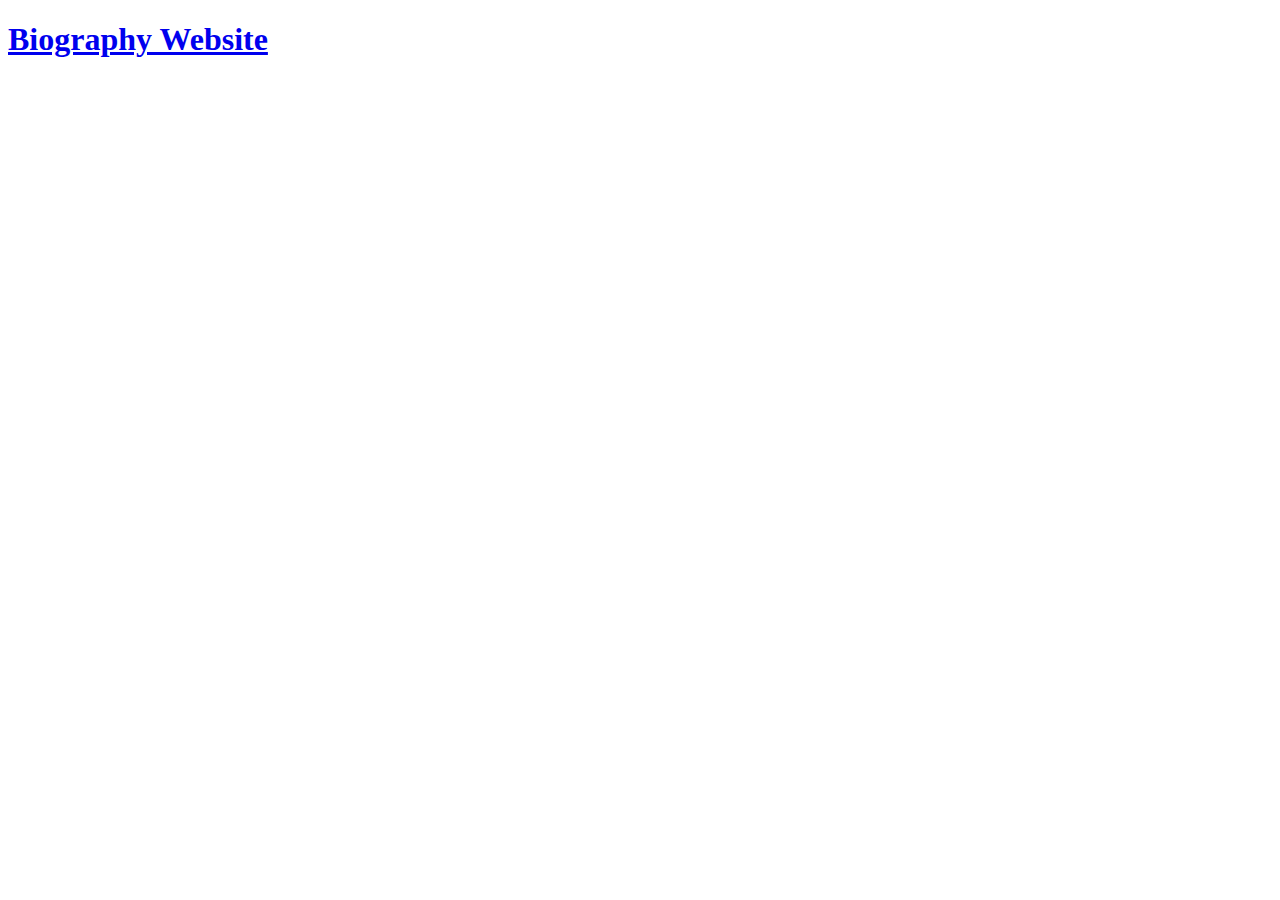
<file: index.html>
<!DOCTYPE html>
<html>
	<head>
		<title>William's Web Development Website</title>
	</head>
	<body>
		<h1>
			<a href=" https://xxyuboolinmiixx.github.io/WebDesign2.0/Biography Website/index.html">Biography Website</a>
</html>
</file>
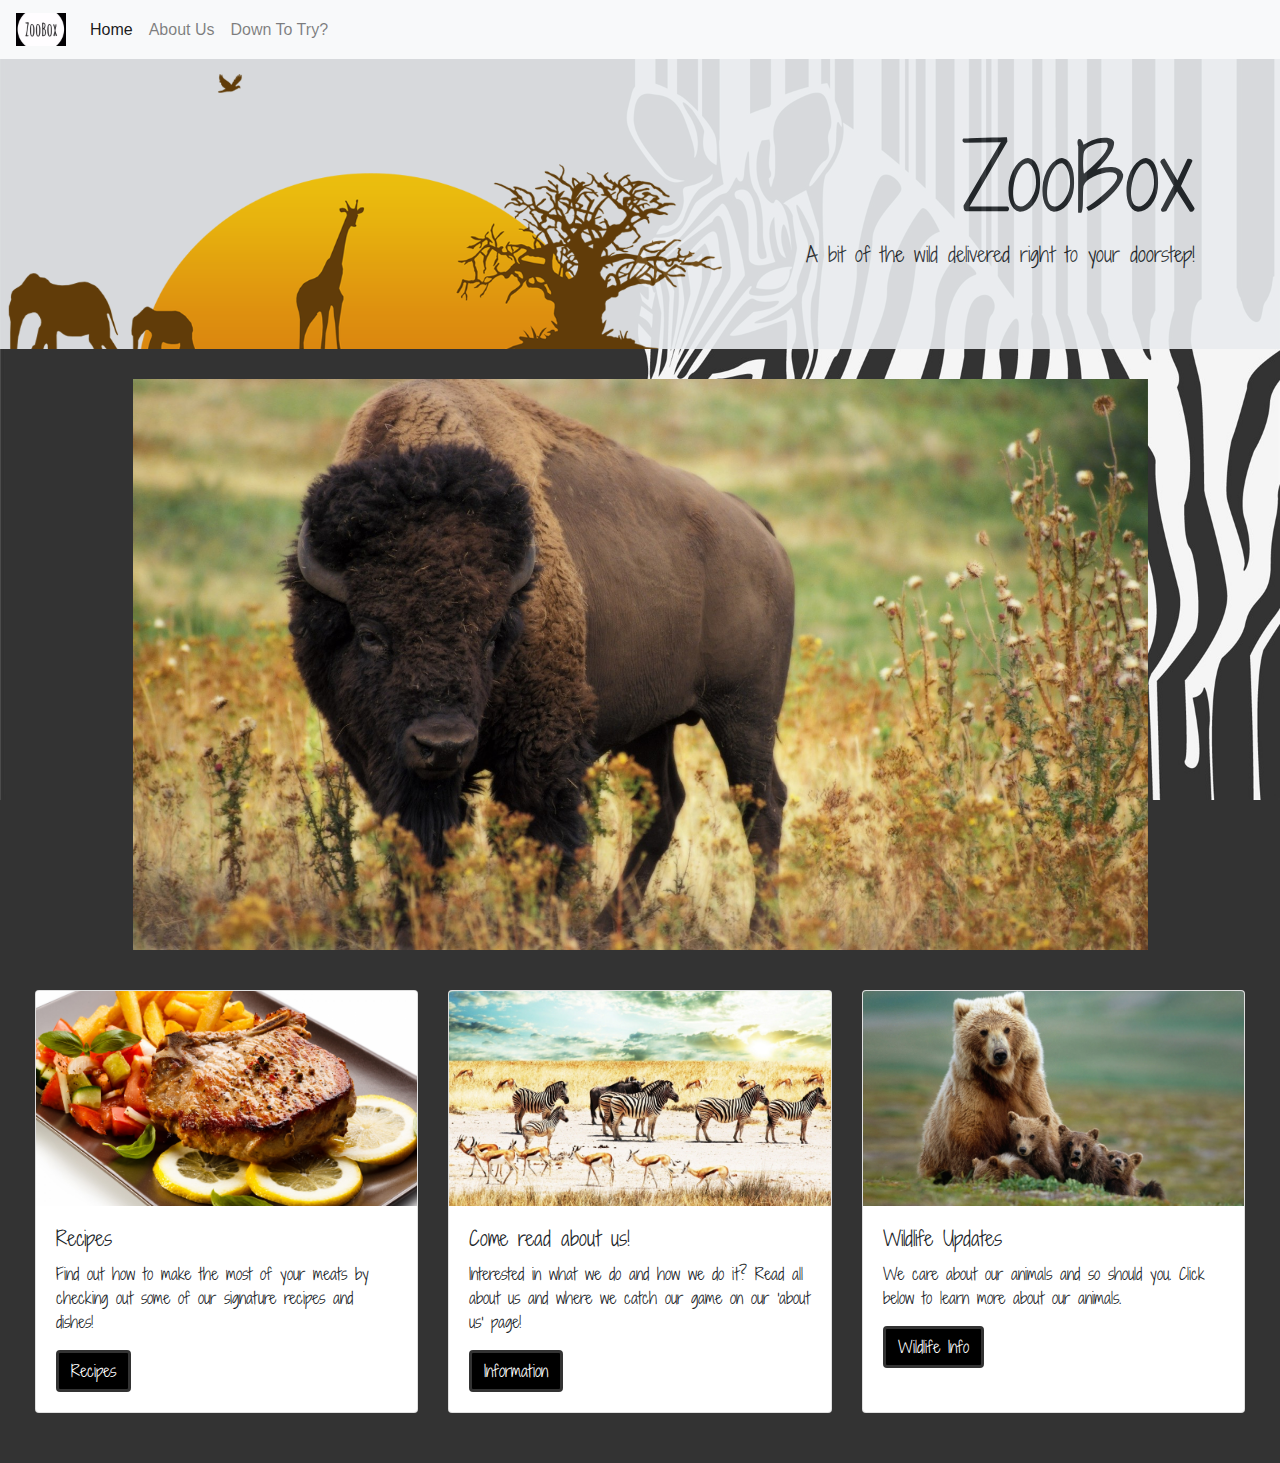
<file: ZooBox/index.html>
<!doctype html>
<html lang="en">
  <head>
    <!-- Required meta tags -->
    <meta charset="utf-8">
    <meta name="viewport" content="width=device-width, initial-scale=1, shrink-to-fit=no">

    <!-- Bootstrap CSS -->
    <link rel="stylesheet" href="https://maxcdn.bootstrapcdn.com/bootstrap/4.0.0/css/bootstrap.min.css" integrity="sha384-Gn5384xqQ1aoWXA+058RXPxPg6fy4IWvTNh0E263XmFcJlSAwiGgFAW/dAiS6JXm" crossorigin="anonymous">
     <link rel="stylesheet" type="text/css" href="styles.css">
     <link href="https://fonts.googleapis.com/css?family=Shadows+Into+Light+Two" rel="stylesheet">
  <title>ZooBox Home</title>
  </head>
  
  <body class="body">
   <nav class="navbar navbar-expand-lg navbar sticky-top navbar-light bg-light">
  <a class="navbar-brand" href="#">
    <img src="images/logo.jpeg" width="50" height="auto" alt="logo".>
  </a>
  <button class="navbar-toggler" type="button" data-toggle="collapse" data-target="#navbarNavAltMarkup" aria-controls="navbarNavAltMarkup" aria-expanded="false" aria-label="Toggle navigation">
    <span class="navbar-toggler-icon"></span>
  </button>
  <div class="collapse navbar-collapse" id="navbarNavAltMarkup">
    <div class="navbar-nav">
      <a class="nav-item nav-link active" href="https://xxyuboolinmiixx.github.io/WebDesign2.0/ZooBox/">Home <span class="sr-only">(current)</span></a>
      <a class="nav-item nav-link" href="https://xxyuboolinmiixx.github.io/WebDesign2.0/ZooBox/aboutus">About Us</a>
      <a class="nav-item nav-link" href="https://xxyuboolinmiixx.github.io/WebDesign2.0/ZooBox/prices">Down To Try?</a>
    </div>
  </div>
</nav>
<div class="jumbotron jumbotron-fluid">
  <div class="container">
    <h1 class="display-3">ZooBox</h1>
    <p class="lead">A bit of the wild delivered right to your doorstep!</p>
  </div>
</div>
<div id="carouselslides" class="carousel slide" data-ride="carousel">
  <div class="carousel-inner">
    <div class="carousel-item active">
      <img class="d-block w-100" src="images/Bison.jpg" alt="First slide">
    </div>
    <div class="carousel-item">
      <img class="d-block w-100" src="images/Zebra.jpg" alt="Second slide">
    </div>
    <div class="carousel-item">
      <img class="d-block w-100" src="images/Alligator.jpg" alt="Third slide">
    </div>
  </div>
</div>
<div class="card-deck">
  <div class="card" style="width: 18rem;">
  <img class="card-img-top" src="images/Steak.jpg" alt="Card image cap">
  <div class="card-body">
    <h5 class="card-title">Recipes</h5>
    <p class="card-text">Find out how to make the most of your meats by checking out some of our signature recipes and dishes!</p>
    <a href="https://xxyuboolinmiixx.github.io/WebDesign2.0/ZooBox/recipe" class="btn btn-primary">Recipes</a>
  </div>
</div>
<div class="card" style="width: 18rem;">
  <img class="card-img-top" src="images/ZebraRunning.jpg" alt="Card image cap">
  <div class="card-body">
    <h5 class="card-title">Come read about us!</h5>
    <p class="card-text">Interested in what we do and how we do it? Read all about us and where we catch our game on our 'about us' page!</p>
    <a href="https://xxyuboolinmiixx.github.io/WebDesign2.0/ZooBox/aboutus" class="btn btn-primary">Information</a>
  </div>
</div>
<div class="card" style="width: 18rem;">
  <img class="card-img-top" src="images/Bears.jpg" alt="Card image cap">
  <div class="card-body">
    <h5 class="card-title">Wildlife Updates</h5>
    <p class="card-text">We care about our animals and so should you. Click below to learn more about our animals.</p>
    <a href="#" class="btn btn-primary">Wildlife Info</a>
  </div>
</div>
</div>

    <!-- Optional JavaScript -->
    <!-- jQuery first, then Popper.js, then Bootstrap JS -->
    <script src="https://code.jquery.com/jquery-3.2.1.slim.min.js" integrity="sha384-KJ3o2DKtIkvYIK3UENzmM7KCkRr/rE9/Qpg6aAZGJwFDMVNA/GpGFF93hXpG5KkN" crossorigin="anonymous"></script>
    <script src="https://cdnjs.cloudflare.com/ajax/libs/popper.js/1.12.9/umd/popper.min.js" integrity="sha384-ApNbgh9B+Y1QKtv3Rn7W3mgPxhU9K/ScQsAP7hUibX39j7fakFPskvXusvfa0b4Q" crossorigin="anonymous"></script>
    <script src="https://maxcdn.bootstrapcdn.com/bootstrap/4.0.0/js/bootstrap.min.js" integrity="sha384-JZR6Spejh4U02d8jOt6vLEHfe/JQGiRRSQQxSfFWpi1MquVdAyjUar5+76PVCmYl" crossorigin="anonymous"></script>
  </body>
</html>
</file>
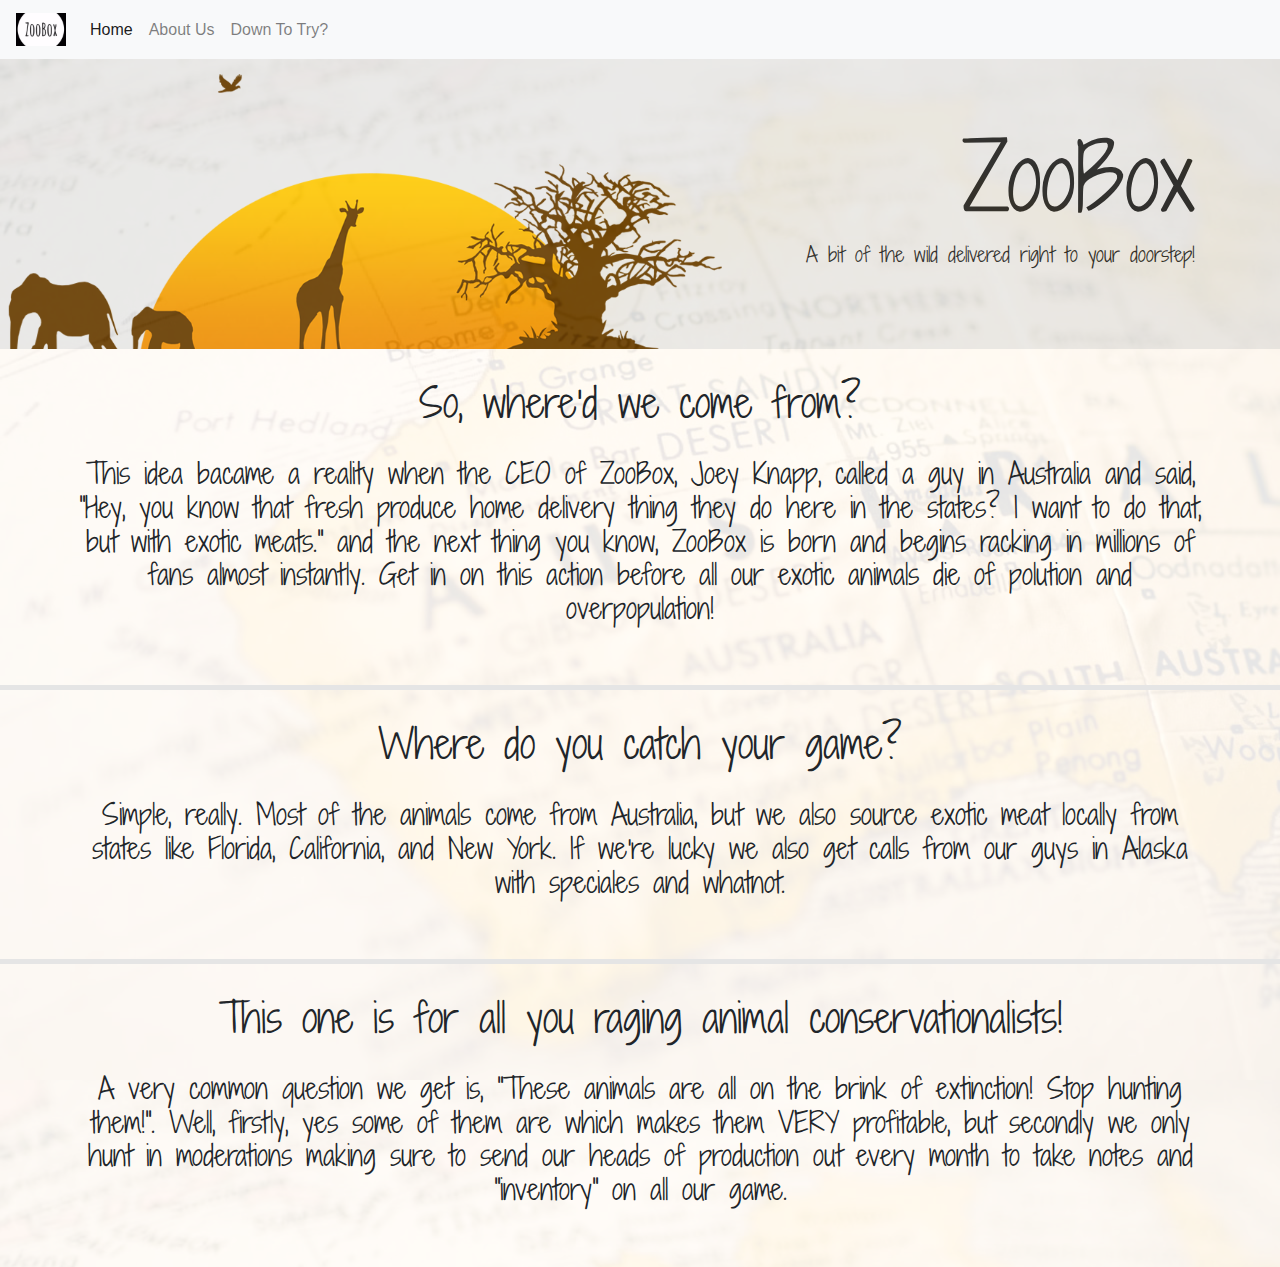
<file: ZooBox/aboutus.html>
<!doctype html>
<html lang="en">
  <head>
    <!-- Required meta tags -->
    <meta charset="utf-8">
    <meta name="viewport" content="width=device-width, initial-scale=1, shrink-to-fit=no">

    <!-- Bootstrap CSS -->
    <link rel="stylesheet" href="https://maxcdn.bootstrapcdn.com/bootstrap/4.0.0/css/bootstrap.min.css" integrity="sha384-Gn5384xqQ1aoWXA+058RXPxPg6fy4IWvTNh0E263XmFcJlSAwiGgFAW/dAiS6JXm" crossorigin="anonymous">
     <link rel="stylesheet" type="text/css" href="styles.css">
    <link href="https://fonts.googleapis.com/css?family=Shadows+Into+Light+Two" rel="stylesheet">

    <title>About Us</title>
  </head>
  
  <body class="aboutus">
    <nav class="navbar navbar-expand-lg navbar sticky-top navbar-light bg-light">
  <a class="navbar-brand" href="#">
    <img src="images/logo.jpeg" width="50" height="auto" alt="logo">
  </a>
  <button class="navbar-toggler" type="button" data-toggle="collapse" data-target="#navbarNavAltMarkup" aria-controls="navbarNavAltMarkup" aria-expanded="false" aria-label="Toggle navigation">
    <span class="navbar-toggler-icon"></span>
  </button>
  <div class="collapse navbar-collapse" id="navbarNavAltMarkup">
    <div class="navbar-nav">
      <a class="nav-item nav-link active" href="https://xxyuboolinmiixx.github.io/WebDesign2.0/ZooBox/">Home</a>
      <a class="nav-item nav-link" href="https://xxyuboolinmiixx.github.io/WebDesign2.0/ZooBox/aboutus">About Us</a>
      <a class="nav-item nav-link" href="https://xxyuboolinmiixx.github.io/WebDesign2.0/ZooBox/prices">Down To Try?</a>
    </div>
  </div>
</nav>
<div class="jumbotron jumbotron-fluid">
  <div class="container">
    <h1 class="display-3">ZooBox</h1>
    <p class="lead">A bit of the wild delivered right to your doorstep!</p>
  </div>
</div>
<div id="aboutus">
  <div class="container-fluid">
    <div class="header">
      <h1>
       So, where'd we come from?
     </h1>
    </div>
    <div id="info">
      <h3>
        This idea bacame a reality when the CEO of ZooBox, Joey Knapp, called a guy in Australia and said, "Hey, you know that fresh produce home delivery thing they do here in the states? I want to do that, but with exotic meats." and the next thing you know, ZooBox is born and begins racking in millions of fans almost instantly. Get in on this action before all our exotic animals die of polution and overpopulation! 
      </h3>
    </div>
    </div>
  </div>
  <hr>
  <div id="aboutus">
  <div class="container-fluid">
    <div class="header">
      <h1>
        Where do you catch your game?
     </h1>
    </div>
    <div id="info">
      <h3>
       Simple, really. Most of the animals come from Australia, but we also source exotic meat locally from states like Florida, California, and New York. If we're lucky we also get calls from our guys in Alaska with speciales and whatnot.
      </h3>
    </div>
    </div>
  </div>
  <hr>
  <div id="aboutus">
  <div class="container-fluid">
    <div class="header">
      <h1>
       This one is for all you raging animal conservationalists!
     </h1>
    </div>
    <div id="info">
      <h3>
        A very common question we get is, "These animals are all on the brink of extinction! Stop hunting them!". Well, firstly, yes some of them are which makes them VERY profitable, but secondly we only hunt in moderations making sure to send our heads of production out every month to take notes and "inventory" on all our game. 
      </h3>
    </div>
    </div>
  </div>
    <!-- Optional JavaScript -->
    <!-- jQuery first, then Popper.js, then Bootstrap JS -->
    <script src="https://code.jquery.com/jquery-3.2.1.slim.min.js" integrity="sha384-KJ3o2DKtIkvYIK3UENzmM7KCkRr/rE9/Qpg6aAZGJwFDMVNA/GpGFF93hXpG5KkN" crossorigin="anonymous"></script>
    <script src="https://cdnjs.cloudflare.com/ajax/libs/popper.js/1.12.9/umd/popper.min.js" integrity="sha384-ApNbgh9B+Y1QKtv3Rn7W3mgPxhU9K/ScQsAP7hUibX39j7fakFPskvXusvfa0b4Q" crossorigin="anonymous"></script>
    <script src="https://maxcdn.bootstrapcdn.com/bootstrap/4.0.0/js/bootstrap.min.js" integrity="sha384-JZR6Spejh4U02d8jOt6vLEHfe/JQGiRRSQQxSfFWpi1MquVdAyjUar5+76PVCmYl" crossorigin="anonymous"></script>
  </body>
</html>
</file>
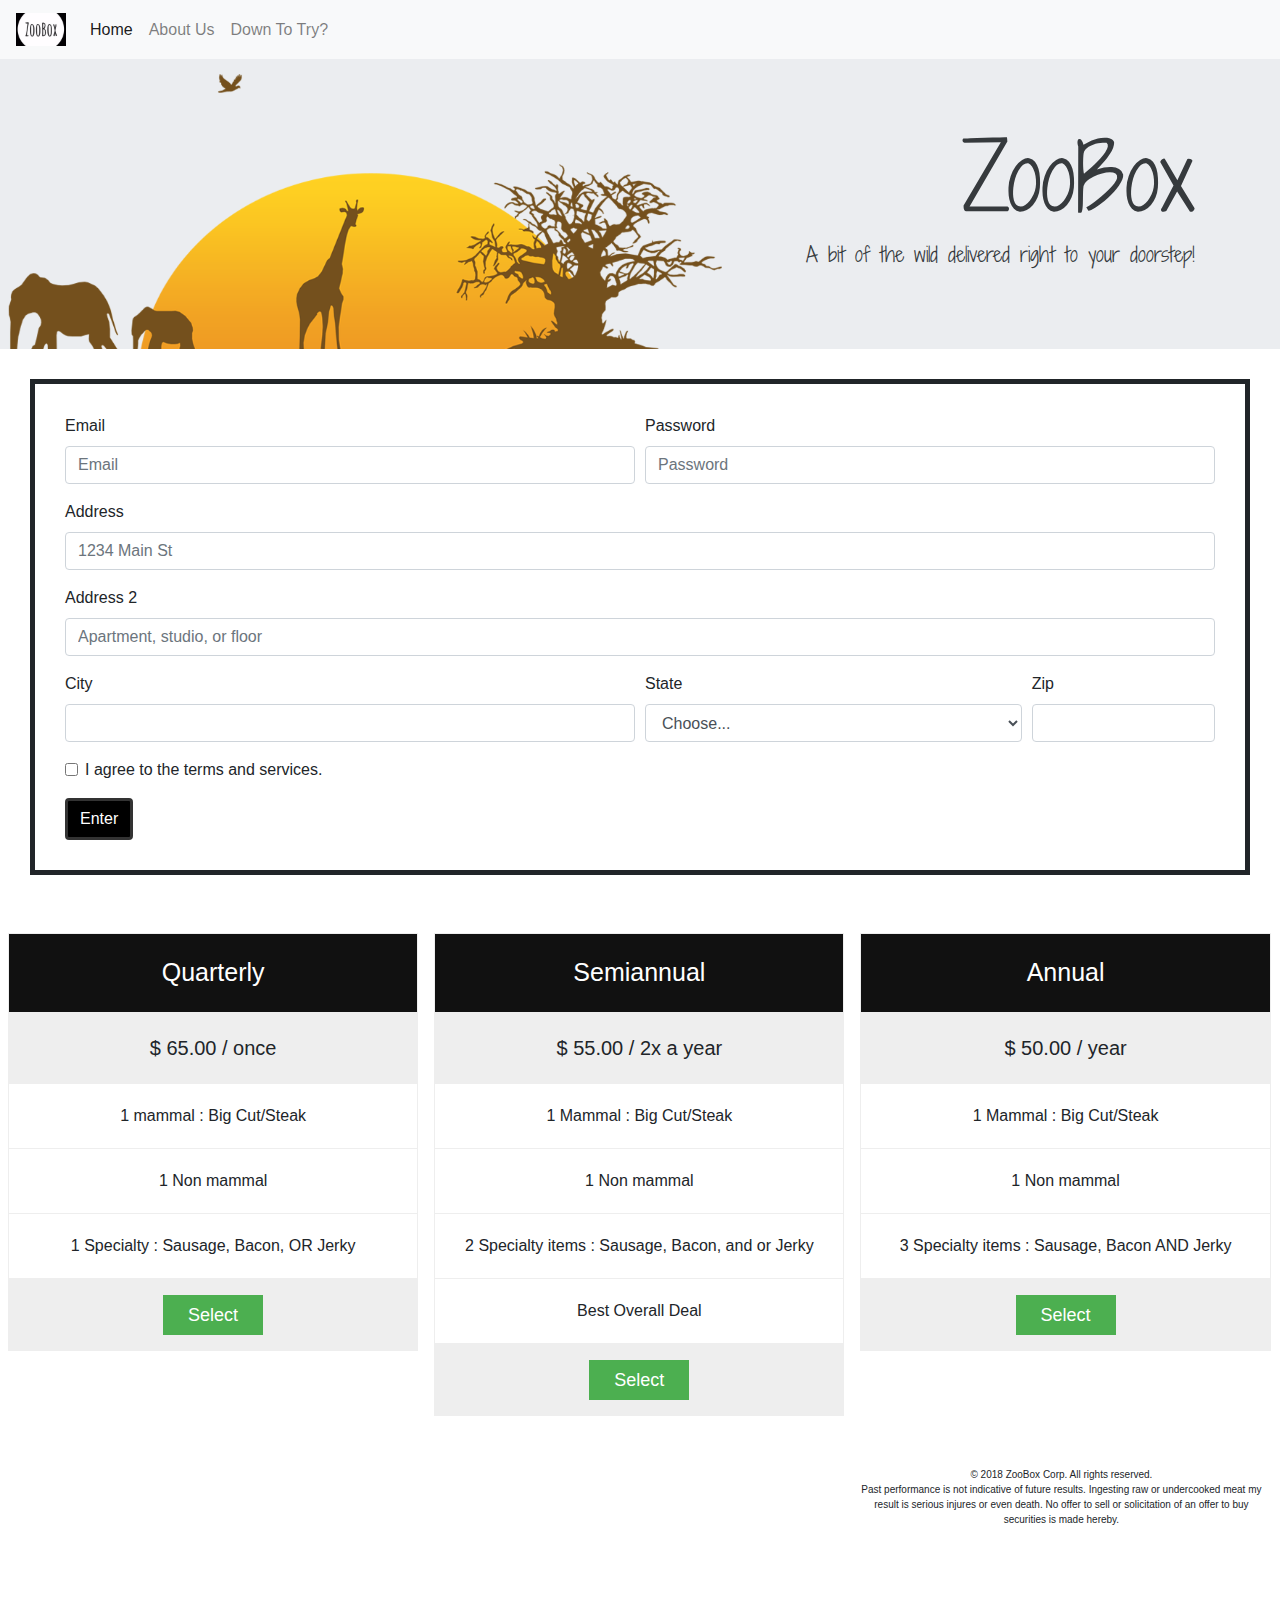
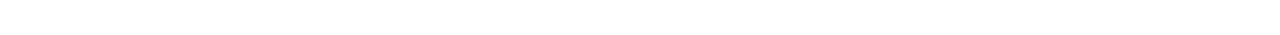
<file: ZooBox/prices.html>
<!doctype html>
<html lang="en">
  <head>
    <!-- Required meta tags -->
    <meta charset="utf-8">
    <meta name="viewport" content="width=device-width, initial-scale=1, shrink-to-fit=no">

    <!-- Bootstrap CSS -->
    <link rel="stylesheet" href="https://maxcdn.bootstrapcdn.com/bootstrap/4.0.0/css/bootstrap.min.css" integrity="sha384-Gn5384xqQ1aoWXA+058RXPxPg6fy4IWvTNh0E263XmFcJlSAwiGgFAW/dAiS6JXm" crossorigin="anonymous">
    <link rel="stylesheet" type="text/css" href="styles.css">
    <link href="https://fonts.googleapis.com/css?family=Shadows+Into+Light+Two" rel="stylesheet">

    <title>ZooBox Prices</title>
  </head>
  <body>
<nav class="navbar navbar-expand-lg navbar sticky-top navbar-light bg-light">
  <a class="navbar-brand" href="#">
    <img src="images/logo.jpeg" width="50" height="auto" alt="logo">
  </a>
  <button class="navbar-toggler" type="button" data-toggle="collapse" data-target="#navbarNavAltMarkup" aria-controls="navbarNavAltMarkup" aria-expanded="false" aria-label="Toggle navigation">
    <span class="navbar-toggler-icon"></span>
  </button>
  <div class="collapse navbar-collapse" id="navbarNavAltMarkup">
    <div class="navbar-nav">
      <a class="nav-item nav-link active" href="https://xxyuboolinmiixx.github.io/WebDesign2.0/ZooBox/">Home</a>
      <a class="nav-item nav-link" href="https://xxyuboolinmiixx.github.io/WebDesign2.0/ZooBox/aboutus">About Us</a>
      <a class="nav-item nav-link" href="https://xxyuboolinmiixx.github.io/WebDesign2.0/ZooBox/prices">Down To Try?</a>
    </div>
  </div>
</nav>

<div class="jumbotron jumbotron-fluid">
  <div class="container">
    <h1 class="display-3">ZooBox</h1>
    <p class="lead">A bit of the wild delivered right to your doorstep!</p>
  </div>
</div>

<form>
  <div class="form-row">
    <div class="form-group col-md-6">
      <label for="inputEmail4">Email</label>
      <input type="email" class="form-control" id="inputEmail4" placeholder="Email">
    </div>
    <div class="form-group col-md-6">
      <label for="inputPassword4">Password</label>
      <input type="password" class="form-control" id="inputPassword4" placeholder="Password">
    </div>
  </div>
  <div class="form-group">
    <label for="inputAddress">Address</label>
    <input type="text" class="form-control" id="inputAddress" placeholder="1234 Main St">
  </div>
  <div class="form-group">
    <label for="inputAddress2">Address 2</label>
    <input type="text" class="form-control" id="inputAddress2" placeholder="Apartment, studio, or floor">
  </div>
  <div class="form-row">
    <div class="form-group col-md-6">
      <label for="inputCity">City</label>
      <input type="text" class="form-control" id="inputCity">
    </div>
    <div class="form-group col-md-4">
      <label for="inputState">State</label>
      <select id="inputState" class="form-control">
        <option selected>Choose...</option>
        <option>AL</option>
        <option>AK</option>
        <option>AZ</option>
        <option>AR</option>
        <option>CA</option>
        <option>CO</option>
        <option>CT</option>
        <option>DE</option>
        <option>FL</option>
        <option>GA</option>
        <option>HI</option>
        <option>ID</option>
        <option>IL</option>
        <option>IN</option>
        <option>IA</option>
        <option>KS</option>
        <option>KY</option>
        <option>LA</option>
        <option>ME</option>
        <option>MD</option>
        <option>MA</option>
        <option>MI</option>
        <option>MN</option>
        <option>MS</option>
        <option>MO</option>
        <option>MT</option>
        <option>NE</option>
        <option>NV</option>
        <option>NH</option>
        <option>NJ</option>
        <option>NM</option>
        <option>NY</option>
        <option>NC</option>
        <option>ND</option>
        <option>OH</option>
        <option>OK</option>
        <option>OR</option>
        <option>PA</option>
        <option>RI</option>
        <option>SC</option>
        <option>SD</option>
        <option>TN</option>
        <option>TX</option>
        <option>UT</option>
        <option>VA</option>
        <option>WA</option>
        <option>WV</option>
        <option>WI</option>
        <option>WY</option>

      </select>
    </div>
    <div class="form-group col-md-2">
      <label for="inputZip">Zip</label>
      <input type="text" class="form-control" id="inputZip">
    </div>
  </div>
  <div class="form-group">
    <div class="form-check">
      <input class="form-check-input" type="checkbox" id="gridCheck">
      <label class="form-check-label" for="gridCheck">
        I agree to the terms and services.
      </label>
    </div>
  </div>
  <button type="submit" class="btn btn-primary">Enter</button>
</form>

<div class="columns">
  <ul class="price">
    <li class="header">Quarterly</li>
    <li class="grey">$ 65.00 / once</li>
    <li>1 mammal : Big Cut/Steak</li>
    <li>1 Non mammal</li>
    <li>1 Specialty : Sausage, Bacon, OR Jerky</li>
    <li class="grey"><a href="#" class="button">Select</a></li>
  </ul>
</div>
<div class="columns">
  <ul class="price">
    <li class="header">Semiannual</li>
    <li class="grey">$ 55.00 / 2x a year</li>
    <li>1 Mammal : Big Cut/Steak</li>
    <li>1 Non mammal</li>
    <li>2 Specialty items : Sausage, Bacon, and or Jerky</li>
    <li>Best Overall Deal</li>
    <li class="grey"><a href="#" class="button">Select</a></li>
  </ul>
</div>
<div class="columns">
  <ul class="price">
    <li class="header">Annual</li>
    <li class="grey">$ 50.00 / year</li>
    <li>1 Mammal : Big Cut/Steak</li>
    <li>1 Non mammal</li>
    <li>3 Specialty items : Sausage, Bacon AND Jerky</li>
    <li class="grey"><a href="#" class="button">Select</a></li>
  </ul>
</div>

<footer>
    <div class="columns six copyright">© 2018 ZooBox Corp. All rights reserved.<br>Past performance is not indicative of future results. Ingesting raw or undercooked meat my result is serious injures or even death. No offer to sell or solicitation of an offer to buy securities is made hereby.
    </div>
</footer>
    <!-- Optional JavaScript -->
    <!-- jQuery first, then Popper.js, then Bootstrap JS -->
    <script src="https://code.jquery.com/jquery-3.2.1.slim.min.js" integrity="sha384-KJ3o2DKtIkvYIK3UENzmM7KCkRr/rE9/Qpg6aAZGJwFDMVNA/GpGFF93hXpG5KkN" crossorigin="anonymous"></script>
    <script src="https://cdnjs.cloudflare.com/ajax/libs/popper.js/1.12.9/umd/popper.min.js" integrity="sha384-ApNbgh9B+Y1QKtv3Rn7W3mgPxhU9K/ScQsAP7hUibX39j7fakFPskvXusvfa0b4Q" crossorigin="anonymous"></script>
    <script src="https://maxcdn.bootstrapcdn.com/bootstrap/4.0.0/js/bootstrap.min.js" integrity="sha384-JZR6Spejh4U02d8jOt6vLEHfe/JQGiRRSQQxSfFWpi1MquVdAyjUar5+76PVCmYl" crossorigin="anonymous"></script>
  </body>
</html>
</file>
<file: ZooBox/styles.css>
.body{
	background-image: url("images/ZebraBackground.jpg");
	background-size: contain;
	background-repeat: no-repeat;
	background-color: #333333;
}
.jumbotron{
	background-image: url("images/zoobanner.png");
	background-size: contain;
	background-repeat: no-repeat;
	text-align: right;
	opacity: 0.9;
	font-family: 'Shadows Into Light Two', cursive;
	font-size: 60px;
	margin: 0px;
}
.carousel-inner{
	width: 1015px;
	margin: auto;
	margin-top: 30px;
}
h1.display-3{
	font-size: 90px;
}
.card-deck{
	margin-top: 40px;
	margin-right: 20px;
	margin-left: 20px;
	margin-bottom: 50px;
	font-family: 'Shadows Into Light Two', cursive;
}
.btn{
	background-color: #000000;
	border-width: 3px;
	border-color: #333333;
}
.columns {
    float: left;
    width: 33.3%;
    padding: 8px;
    margin-bottom: 100px;
}

/* Style the list */
.price {
    list-style-type: none;
    border: 1px solid #eee;
    margin: 0;
    padding: 0;
    -webkit-transition: 0.3s;
    transition: 0.3s;
    margin-top: 20px;
}

/* Add shadows on hover */
.price:hover {
    box-shadow: 0 8px 12px 0 rgba(0,0,0,0.2)
}

/* Pricing header */
.price .header {
    background-color: #111;
    color: white;
    font-size: 25px;
}

/* List items */
.price li {
    border-bottom: 1px solid #eee;
    padding: 20px;
    text-align: center;
}

/* Grey list item */
.price .grey {
    background-color: #eee;
    font-size: 20px;
}

/* The "Sign Up" button */
.button {
    background-color: #4CAF50;
    border: none;
    color: white;
    padding: 10px 25px;
    text-align: center;
    text-decoration: none;
    font-size: 18px;
}
form{
	border: 5px solid;
	padding: 30px;
	margin: 30px;
}
footer{
	display: block;
	float: center;
	margin-left: 25px;
	font-size: 10px;
	text-align: center;
}
.aboutus{
	background-color: #333333;
	background-image: url("images/Australia.jpg");
	background-size: fill;
	background-repeat: repeat;
}
#aboutus{
	background-color: rgba(255, 255, 255, 0.9);
	padding: 30px;
	font-family: 'Shadows Into Light Two', cursive;
	text-align: center;
}
#info{
	margin: 30px;
}
hr{
	background-color: #ffffff;
	margin: 0px;
	border-width: 5px;
}
.recipe{
	background-image: url("images/Australia.jpg");
	background-size: cover;
	background-repeat: repeat;
	background-color: #333333;
}
#recipe{
	background-color: rgba(51, 51, 51, 0.9);
	color: #ffffff;
	font-family: 'Shadows Into Light Two', cursive;
	font-size: 20px;
	padding-bottom: 75px;
}
#ingredients{
	margin-left: 70px;
	list-style-type: disc;
}
#directions{
	margin-left: 70px;
	margin-right: 70px;
}
#ingredients1{
	text-align: center;
	margin-bottom: 30px;
	margin-top: 30px;
}
#directions1{
	text-align: center;
	margin-bottom: 30px;
	margin-top: 30px;
}
#AlligatorDinner{
	text-align: center;
	padding-top: 30px;
	padding-bottom: 30px;
	color: #ffffff;
}
#dinnertitle{
	margin-bottom: 30px;
	font-family: 'Shadows Into Light Two', cursive;
}
</file>
